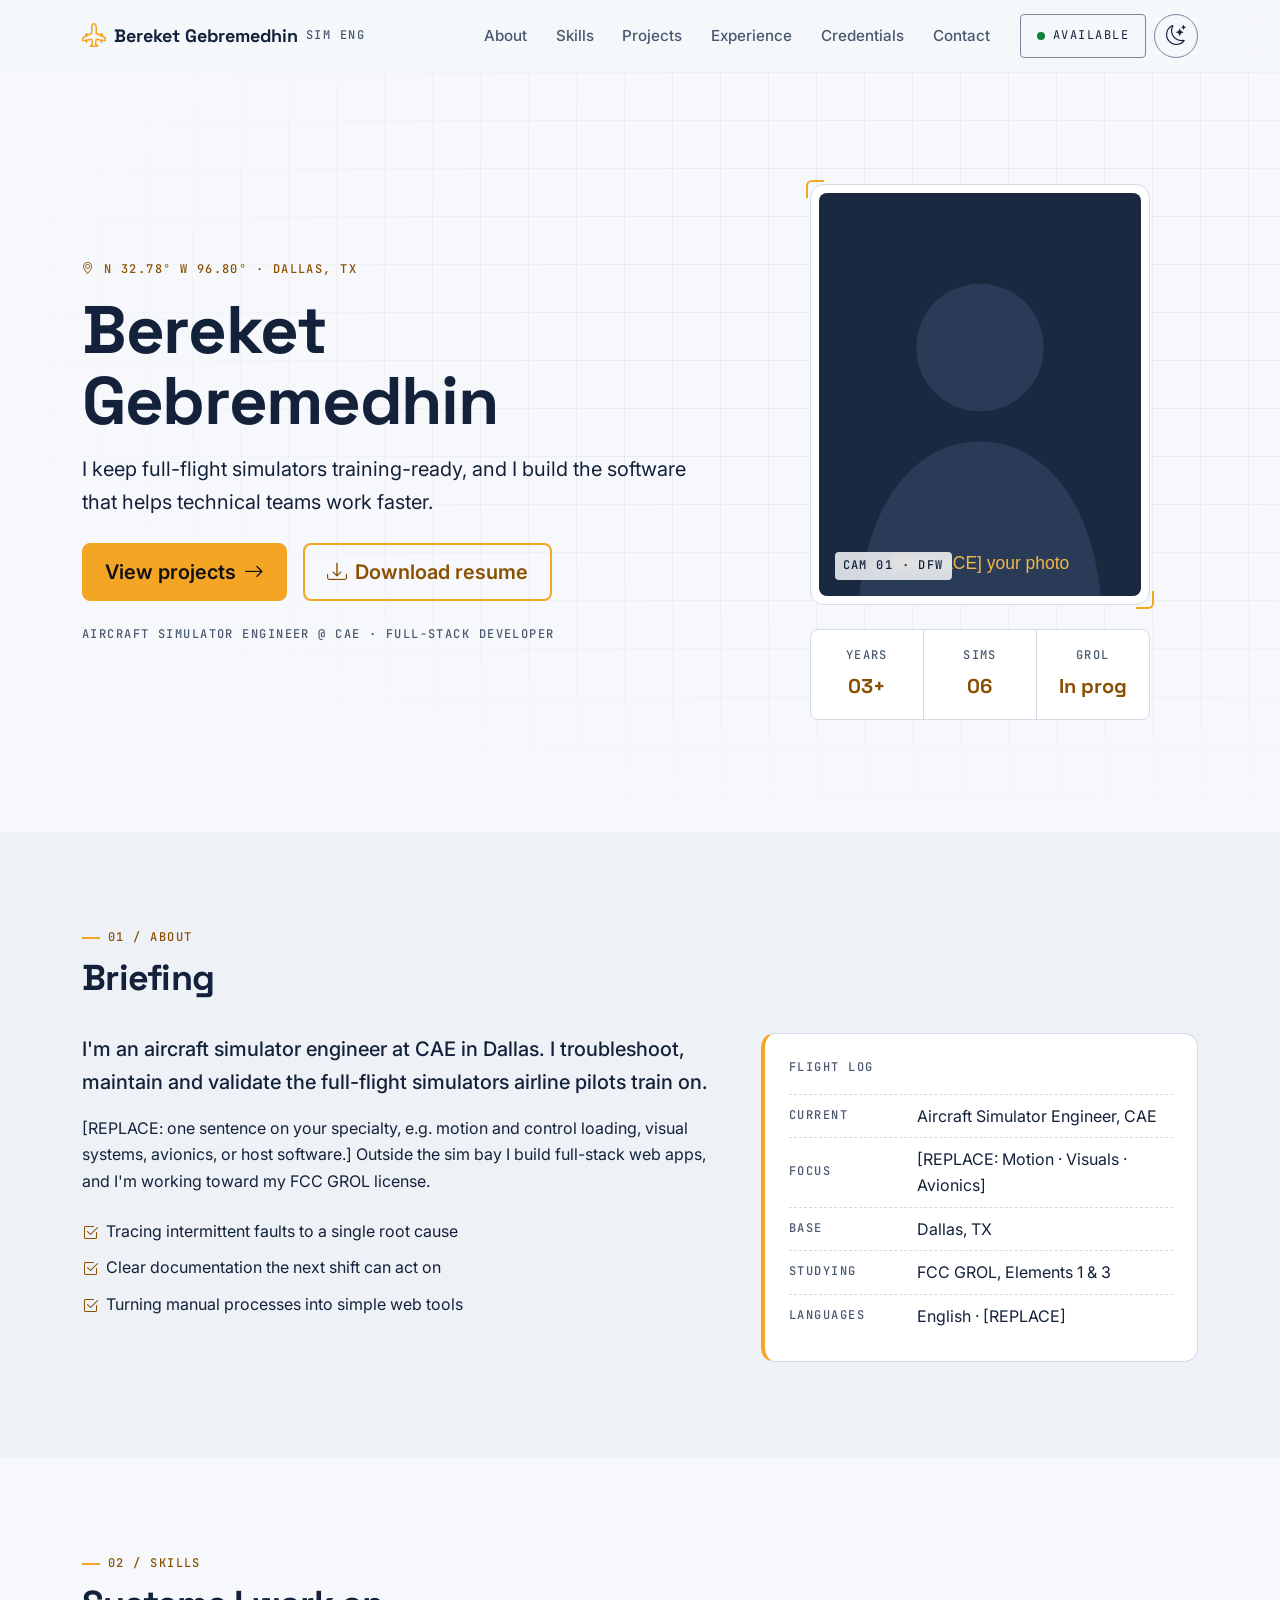
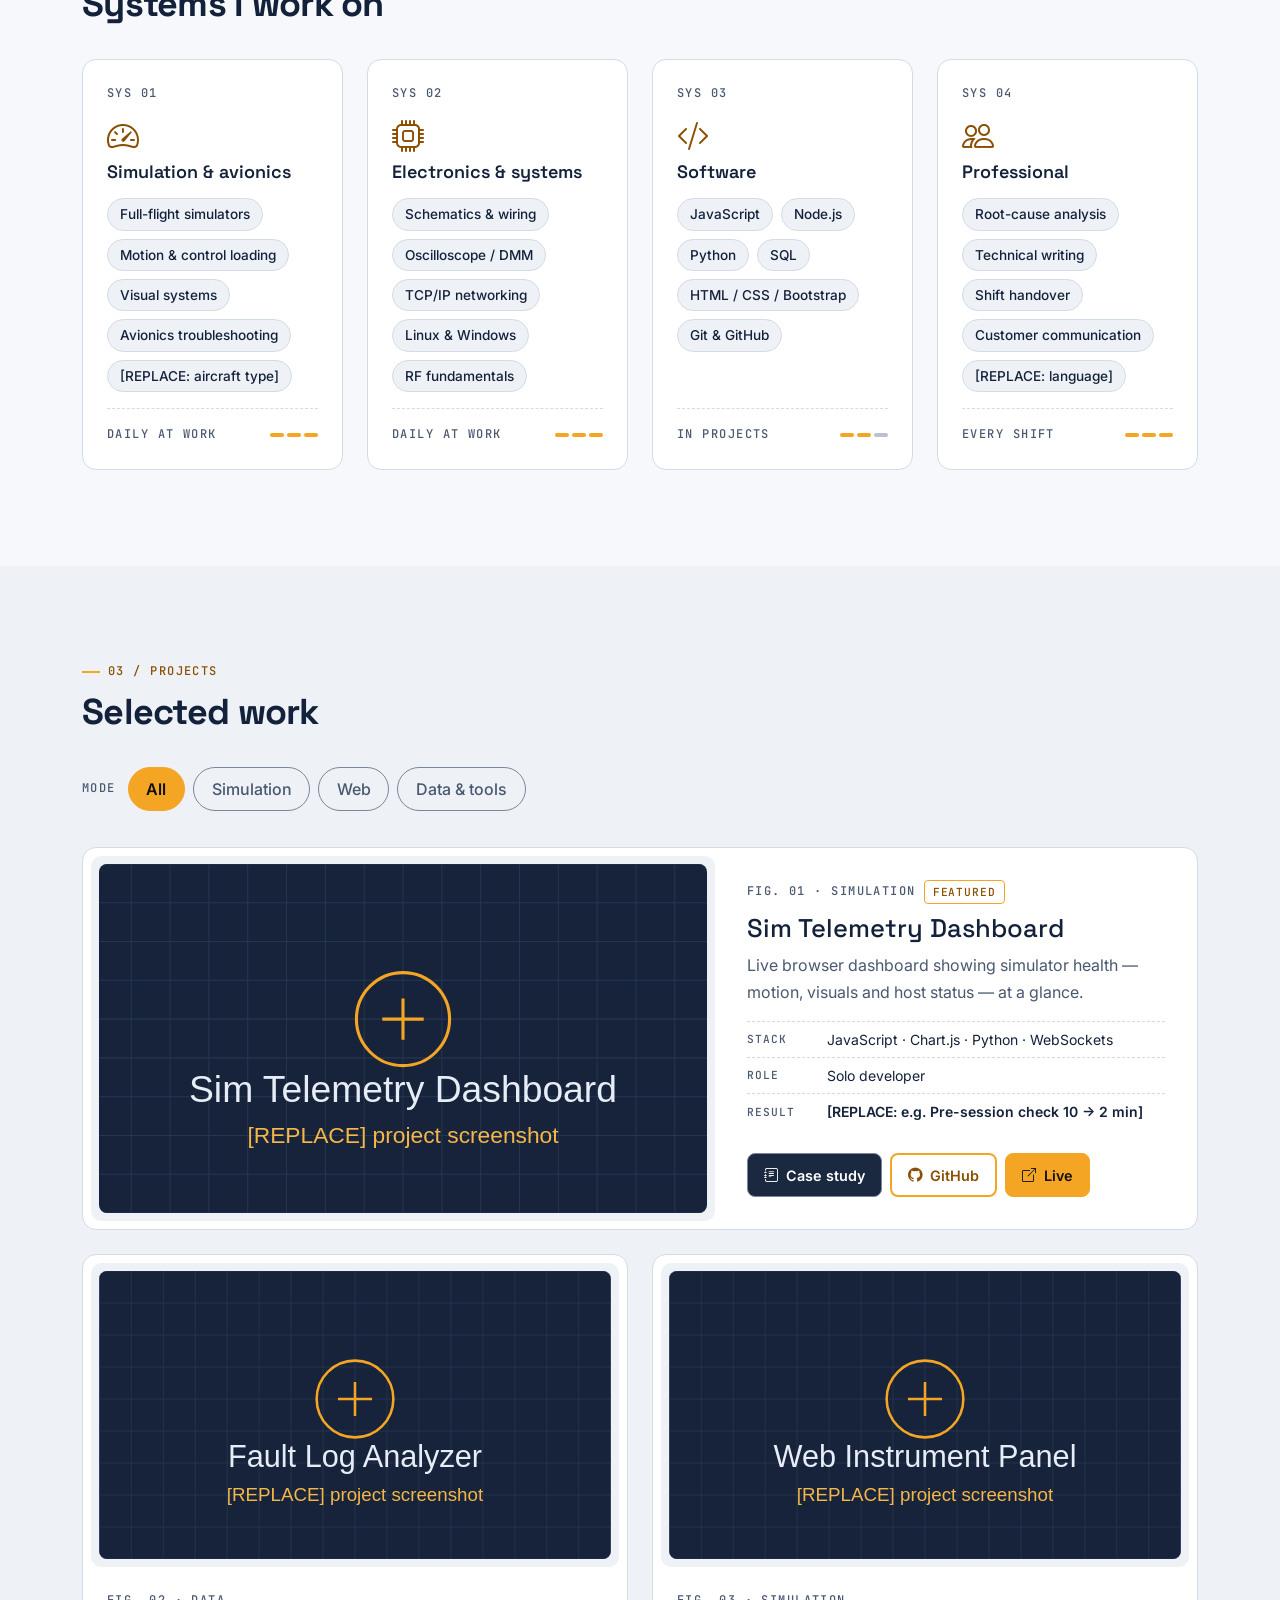
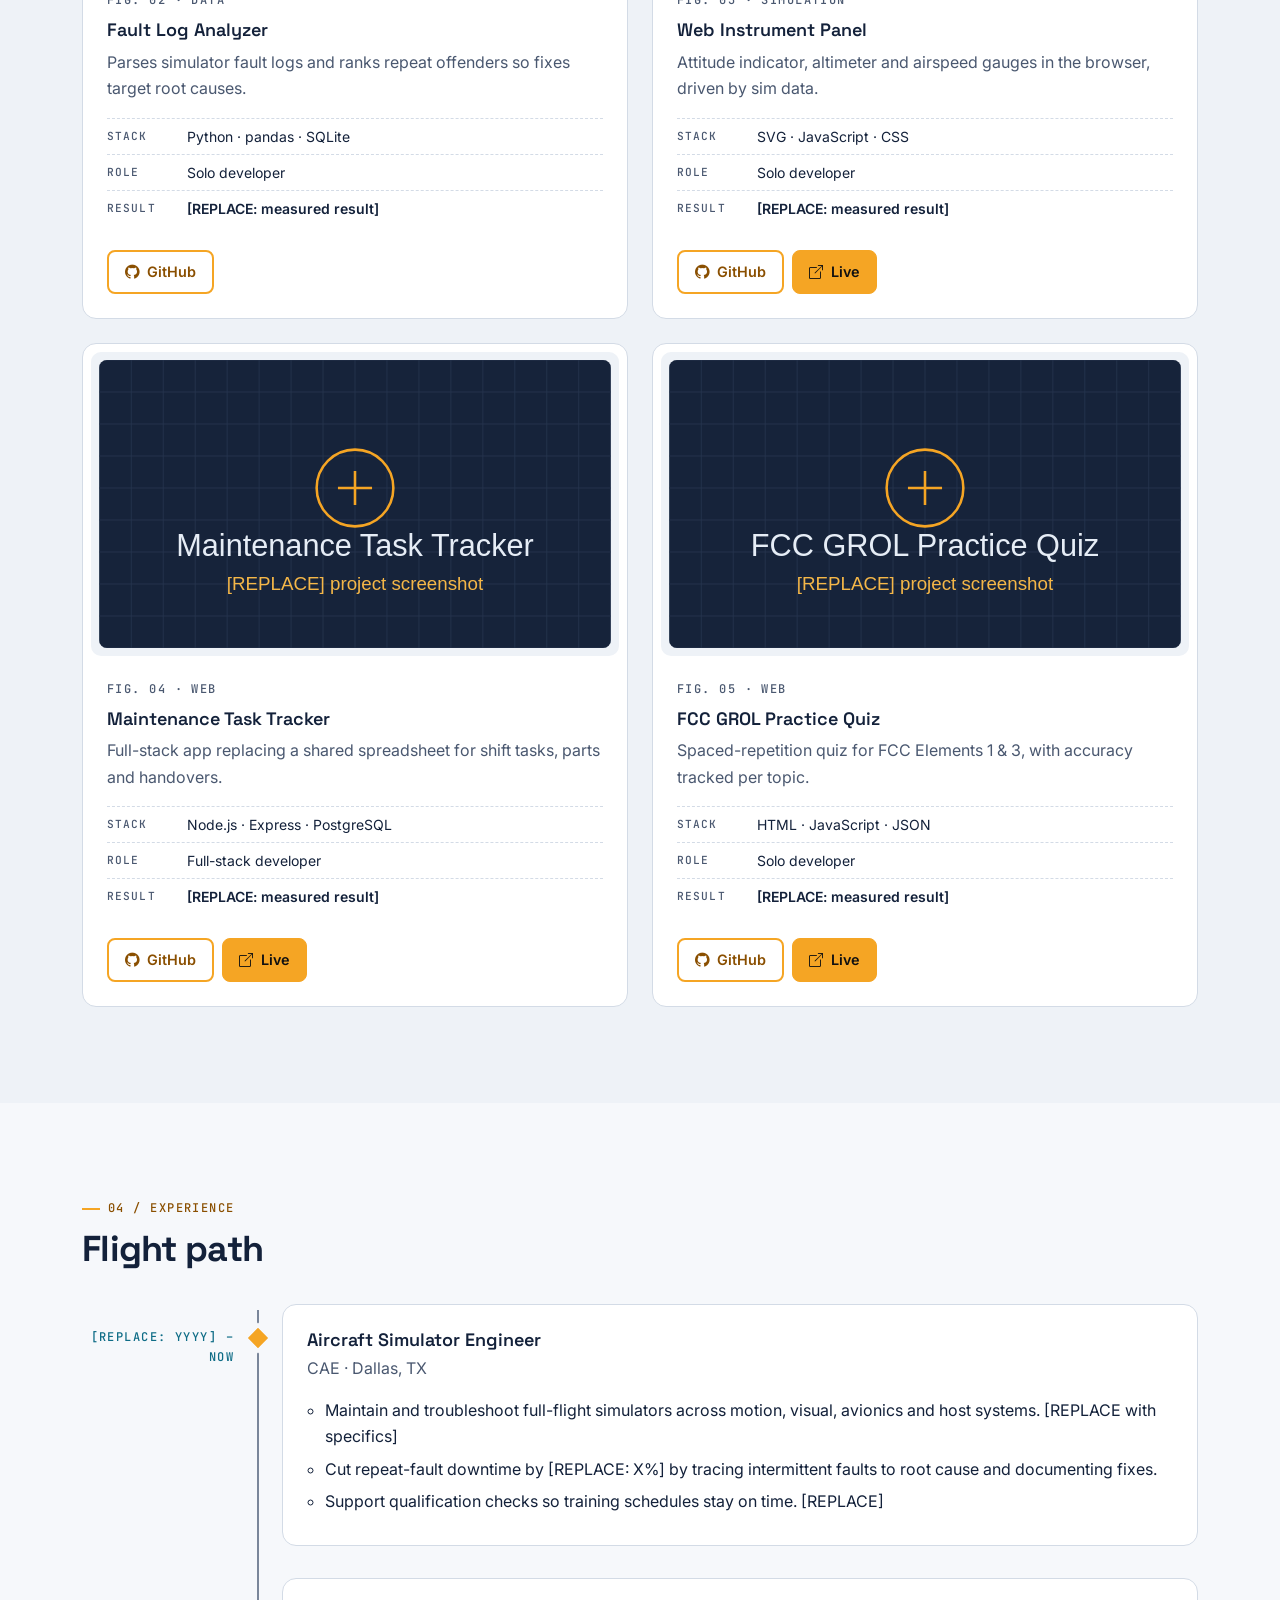
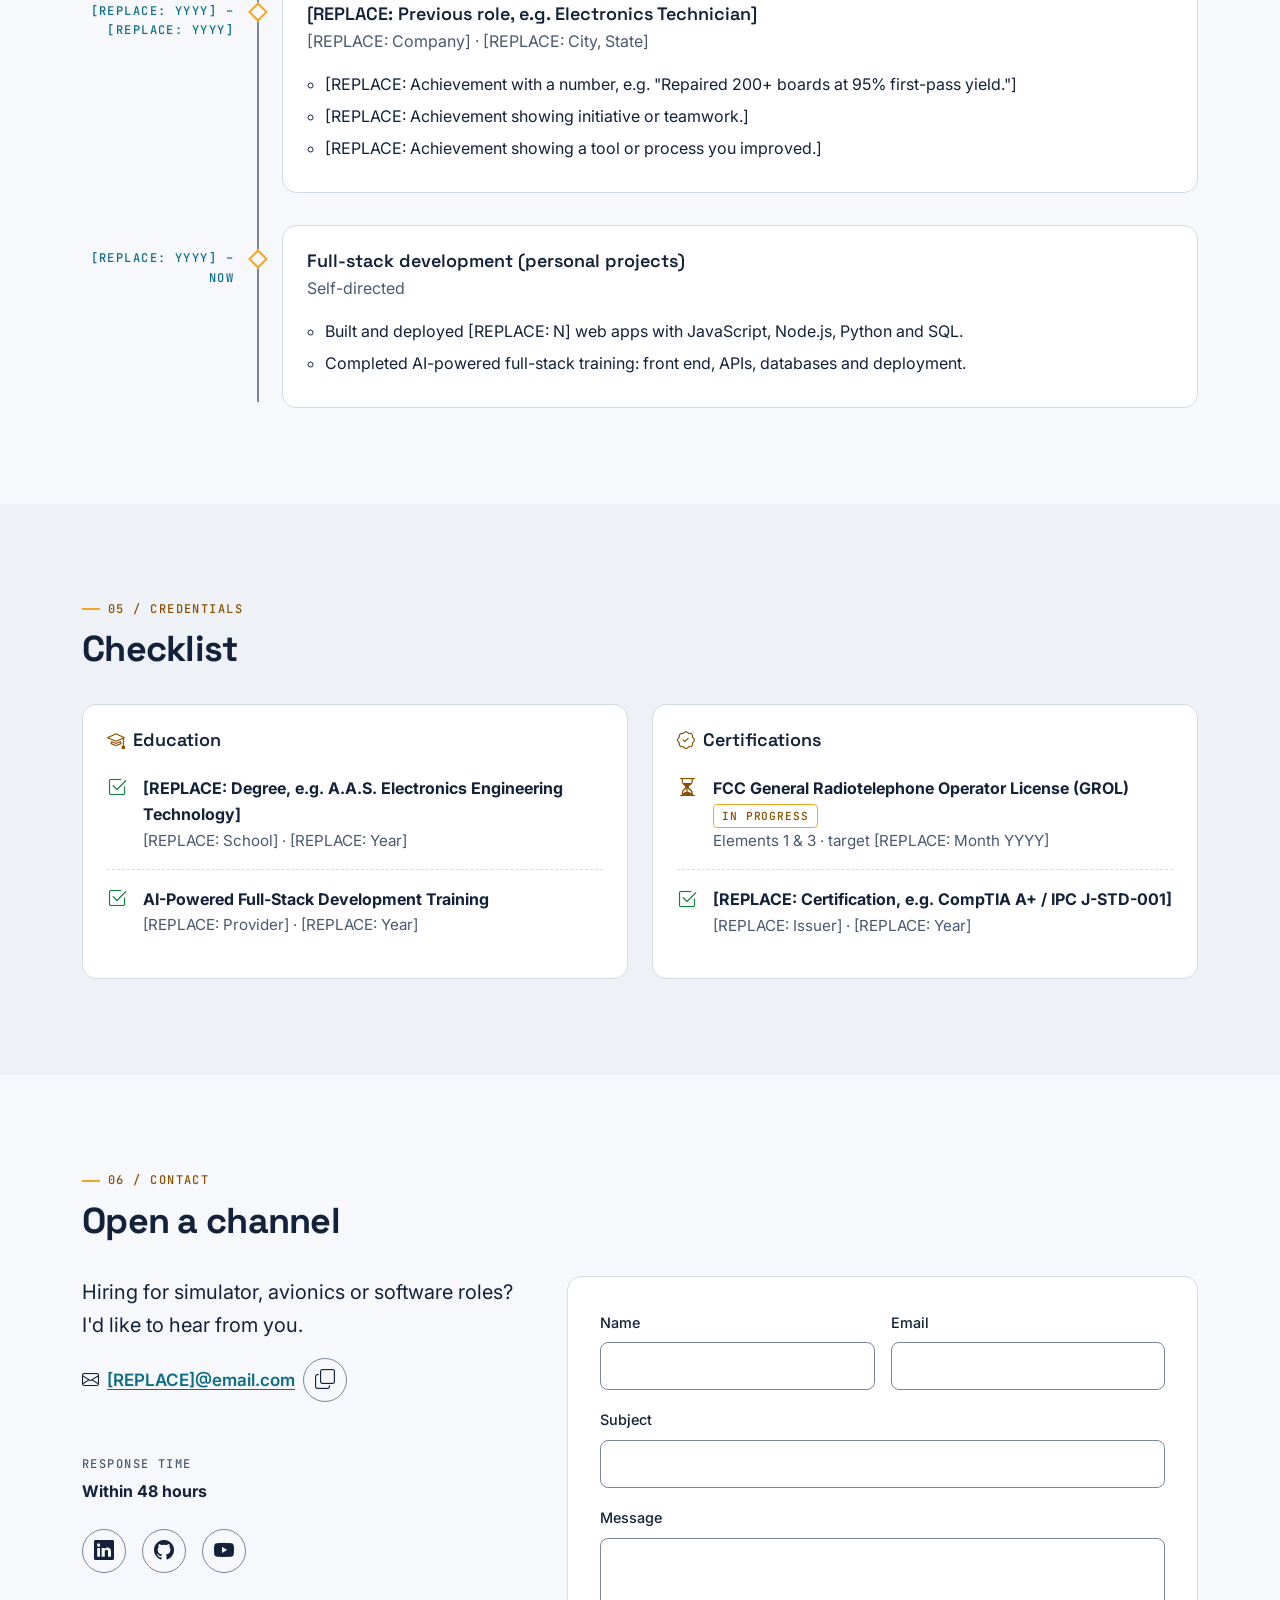
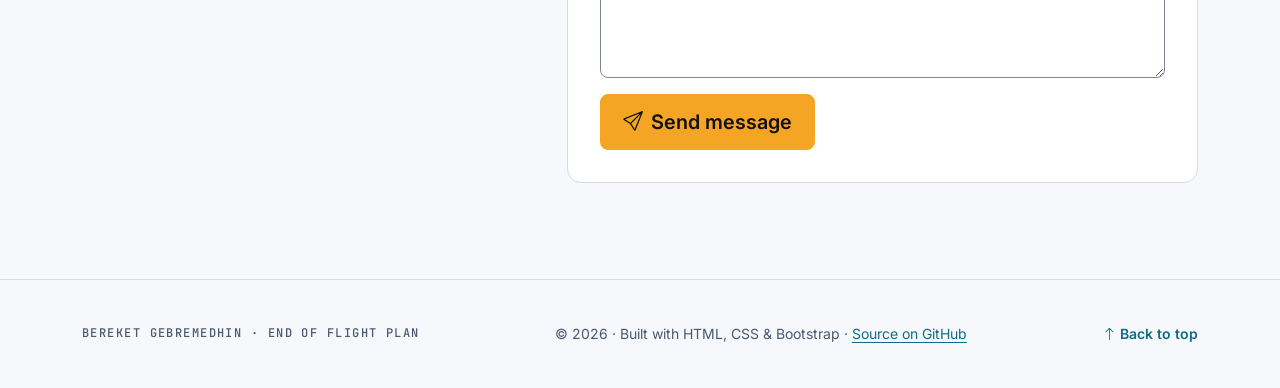
<file: index.html>
<!doctype html>
<!--
  ==========================================================================
  PERSONAL PORTFOLIO — index.html  ("Night Cockpit" design)
  --------------------------------------------------------------------------
  HTML5 + Bootstrap 5.3 (CDN) + a little vanilla JS. No build step.
  Search this file for "[REPLACE]" to find every placeholder to edit.
  Page order: Navbar → Hero → 01 About → 02 Skills → 03 Projects →
              04 Experience → 05 Credentials → 06 Contact → Footer
  Styles: css/tokens.css (colors, fonts, sizes) + css/style.css (components)
  Design reference: docs/DESIGN-SYSTEM.md
  ==========================================================================
-->
<html lang="en" data-bs-theme="dark">
  <head>
    <meta charset="utf-8" />
    <meta name="viewport" content="width=device-width, initial-scale=1" />

    <!-- ===== SEO: title + description (shown in Google results) ===== -->
    <title>Bereket Gebremedhin | Aircraft Simulator Engineer</title>
    <meta
      name="description"
      content="Bereket Gebremedhin is an aircraft simulator engineer in Dallas, TX who keeps full-flight simulators training-ready and builds web tools for technical teams."
    />
    <meta name="author" content="Bereket Gebremedhin" />
    <link
      rel="canonical"
      href="https://[REPLACE-username].github.io/portfolio/"
    />

    <!-- ===== Open Graph: the preview card on LinkedIn, Slack, etc. ===== -->
    <meta property="og:type" content="website" />
    <meta
      property="og:title"
      content="Bereket Gebremedhin | Aircraft Simulator Engineer"
    />
    <meta
      property="og:description"
      content="Flight simulator engineering meets full-stack development. Projects, experience, and contact."
    />
    <meta
      property="og:url"
      content="https://[REPLACE-username].github.io/portfolio/"
    />
    <meta
      property="og:image"
      content="https://[REPLACE-username].github.io/portfolio/assets/images/og-image.png"
    />
    <meta
      property="og:image:alt"
      content="Portfolio preview card for Bereket Gebremedhin"
    />
    <meta name="twitter:card" content="summary_large_image" />

    <!-- ===== Favicon ===== -->
    <link rel="icon" href="favicon.ico" sizes="any" />
    <link rel="icon" href="assets/images/favicon.svg" type="image/svg+xml" />

    <!-- Browser UI color on mobile (matches --c-bg in each theme) -->
    <meta
      name="theme-color"
      content="#0B1320"
      media="(prefers-color-scheme: dark)"
    />
    <meta
      name="theme-color"
      content="#F6F8FB"
      media="(prefers-color-scheme: light)"
    />

    <!--
    Apply the saved theme BEFORE anything paints (prevents a flash of the
    wrong theme). First visit: follow the operating-system setting.
  -->
    <script>
      (function () {
        var saved = null;
        try {
          saved = localStorage.getItem("theme");
        } catch (e) {}
        var prefersLight =
          window.matchMedia &&
          window.matchMedia("(prefers-color-scheme: light)").matches;
        document.documentElement.setAttribute(
          "data-bs-theme",
          saved || (prefersLight ? "light" : "dark"),
        );
        document.documentElement.classList.add("js"); // tells CSS that JS runs (enables fade-ins)
      })();
    </script>

    <!-- ===== Google Fonts: Space Grotesk (headings), Inter (body), JetBrains Mono (labels) ===== -->
    <link rel="preconnect" href="https://fonts.googleapis.com" />
    <link rel="preconnect" href="https://fonts.gstatic.com" crossorigin />
    <link
      href="https://fonts.googleapis.com/css2?family=Inter:wght@400;500;600&family=JetBrains+Mono:wght@500&family=Space+Grotesk:wght@500;700&display=swap"
      rel="stylesheet"
    />

    <!-- ===== Bootstrap 5 + Bootstrap Icons (CDN) ===== -->
    <link
      href="https://cdn.jsdelivr.net/npm/bootstrap@5.3.3/dist/css/bootstrap.min.css"
      rel="stylesheet"
    />
    <link
      href="https://cdn.jsdelivr.net/npm/bootstrap-icons@1.11.3/font/bootstrap-icons.min.css"
      rel="stylesheet"
    />

    <!-- ===== Design tokens first, then components (order matters) ===== -->
    <link href="css/tokens.css" rel="stylesheet" />
    <link href="css/style.css" rel="stylesheet" />
    <link href="css/style.css" rel="stylesheet" />
  </head>

  <!-- Bootstrap ScrollSpy highlights the navbar link of the section on screen -->
  <body
    data-bs-spy="scroll"
    data-bs-target="#mainNav"
    data-bs-root-margin="0px 0px -40%"
  >
    <!-- Skip link for keyboard and screen-reader users -->
    <a class="skip-link" href="#main">Skip to main content</a>

    <!-- =====================================================================
       NAVBAR — sticky; shrinks on scroll; amber progress line at the bottom
       ===================================================================== -->
    <header>
      <nav
        id="mainNav"
        class="navbar navbar-expand-lg sticky-top site-nav"
        aria-label="Main navigation"
      >
        <div class="container">
          <a class="navbar-brand brand" href="#home">
            <i class="bi bi-airplane-engines" aria-hidden="true"></i>
            <span class="brand-name">Bereket Gebremedhin</span>
            <span class="label-mono brand-role">Sim Eng</span>
          </a>

          <div class="d-flex align-items-center gap-2 order-lg-last">
            <!-- Availability "annunciator" (desktop). Delete it if you're not looking. -->
            <a class="annunciator d-none d-lg-inline-flex" href="#contact">
              <span class="dot" aria-hidden="true"></span> Available
            </a>
            <!-- Light / dark toggle (icon + label kept in sync by js/main.js) -->
            <button
              id="themeToggle"
              class="btn-icon"
              type="button"
              aria-label="Switch to light mode"
            >
              <i class="bi bi-sun" aria-hidden="true"></i>
            </button>
            <!-- Hamburger (below 992px) -->
            <button
              class="navbar-toggler"
              type="button"
              data-bs-toggle="collapse"
              data-bs-target="#navLinks"
              aria-controls="navLinks"
              aria-expanded="false"
              aria-label="Toggle navigation menu"
            >
              <span class="navbar-toggler-icon"></span>
            </button>
          </div>

          <div class="collapse navbar-collapse" id="navLinks">
            <ul class="navbar-nav ms-auto me-lg-3">
              <li class="nav-item">
                <a class="nav-link" href="#about">About</a>
              </li>
              <li class="nav-item">
                <a class="nav-link" href="#skills">Skills</a>
              </li>
              <li class="nav-item">
                <a class="nav-link" href="#projects">Projects</a>
              </li>
              <li class="nav-item">
                <a class="nav-link" href="#experience">Experience</a>
              </li>
              <li class="nav-item">
                <a class="nav-link" href="#education">Credentials</a>
              </li>
              <li class="nav-item">
                <a class="nav-link" href="#contact">Contact</a>
              </li>
            </ul>
            <!-- Mobile version of the annunciator: a full-width button -->
            <a
              class="btn btn-secondary w-100 mt-2 d-lg-none justify-content-center"
              href="#contact"
            >
              <span class="annunciator-dot-inline" aria-hidden="true">●</span>
              Available · Contact me
            </a>
          </div>
        </div>
        <div class="nav-progress" aria-hidden="true"></div>
      </nav>
    </header>

    <main id="main">
      <!-- =====================================================================
         HERO — name, value statement, CTAs; portrait in a "display bezel"
         ===================================================================== -->
      <section id="home" class="hero" aria-labelledby="hero-title">
        <div class="container">
          <div class="row align-items-center g-5">
            <div class="col-lg-7 reveal">
              <p class="label-mono text-primary-ink mb-3">
                <i class="bi bi-geo-alt" aria-hidden="true"></i>
                N 32.78° W 96.80° · Dallas, TX
              </p>
              <h1 id="hero-title" class="hero-name">
                Bereket<br />Gebremedhin
              </h1>
              <p class="hero-statement">
                I keep full-flight simulators training-ready, and I build the
                software that helps technical teams work faster.
              </p>
              <div class="d-flex flex-wrap gap-3 hero-actions">
                <a href="#projects" class="btn btn-primary btn-lg">
                  View projects
                  <i class="bi bi-arrow-right" aria-hidden="true"></i>
                </a>
                <!-- [REPLACE] Put your real resume at this path, or change the href -->
                <a
                  href="assets/resume/Bereket-Gebremedhin-Resume.pdf"
                  class="btn btn-outline-primary btn-lg"
                  download
                >
                  <i class="bi bi-download" aria-hidden="true"></i> Download
                  resume
                </a>
              </div>
              <p class="hero-role label-mono">
                Aircraft Simulator Engineer @ CAE · Full-Stack Developer
              </p>
            </div>

            <div class="col-lg-5 reveal">
              <div class="bezel">
                <!-- [REPLACE] Your portrait: 4:5 ratio (e.g. 800x1000), .webp or .jpg. Not lazy: it's above the fold. -->
                <img
                  src="assets/images/profile.svg"
                  width="480"
                  height="600"
                  alt="Portrait of Bereket Gebremedhin"
                />
                <span class="bezel-tag label-mono" aria-hidden="true"
                  >CAM 01 · DFW</span
                >
              </div>
              <!-- Readouts: three real numbers recruiters scan for -->
              <dl class="readouts">
                <div>
                  <dt class="label-mono">Years</dt>
                  <dd>03+</dd>
                  <!-- [REPLACE] years -->
                </div>
                <div>
                  <dt class="label-mono">Sims</dt>
                  <dd>06</dd>
                  <!-- [REPLACE] simulators supported -->
                </div>
                <div>
                  <dt class="label-mono">GROL</dt>
                  <dd>In prog</dd>
                </div>
              </dl>
            </div>
          </div>
        </div>
      </section>

      <!-- =====================================================================
         01 / ABOUT — bio + "flight log" key facts
         ===================================================================== -->
      <section
        id="about"
        class="section section-alt"
        aria-labelledby="about-title"
      >
        <div class="container">
          <p class="waypoint-label label-mono reveal">01 / About</p>
          <h2 id="about-title" class="section-title reveal">Briefing</h2>
          <div class="row g-4 g-lg-5">
            <div class="col-lg-7 reveal">
              <!-- [REPLACE] Your bio: 2–3 short paragraphs -->
              <p class="about-lede">
                I'm an aircraft simulator engineer at CAE in Dallas. I
                troubleshoot, maintain and validate the full-flight simulators
                airline pilots train on.
              </p>
              <p>
                [REPLACE: one sentence on your specialty, e.g. motion and
                control loading, visual systems, avionics, or host software.]
                Outside the sim bay I build full-stack web apps, and I'm working
                toward my FCC GROL license.
              </p>
              <ul class="check-list">
                <li>
                  <i class="bi bi-check2-square" aria-hidden="true"></i> Tracing
                  intermittent faults to a single root cause
                </li>
                <li>
                  <i class="bi bi-check2-square" aria-hidden="true"></i> Clear
                  documentation the next shift can act on
                </li>
                <li>
                  <i class="bi bi-check2-square" aria-hidden="true"></i> Turning
                  manual processes into simple web tools
                </li>
              </ul>
            </div>
            <div class="col-lg-5 reveal">
              <div class="flight-log">
                <p class="label-mono mb-0">Flight log</p>
                <dl>
                  <div>
                    <dt class="label-mono">Current</dt>
                    <dd>Aircraft Simulator Engineer, CAE</dd>
                  </div>
                  <div>
                    <dt class="label-mono">Focus</dt>
                    <dd>[REPLACE: Motion · Visuals · Avionics]</dd>
                  </div>
                  <div>
                    <dt class="label-mono">Base</dt>
                    <dd>Dallas, TX</dd>
                  </div>
                  <div>
                    <dt class="label-mono">Studying</dt>
                    <dd>FCC GROL, Elements 1 &amp; 3</dd>
                  </div>
                  <div>
                    <dt class="label-mono">Languages</dt>
                    <dd>English · [REPLACE]</dd>
                  </div>
                </dl>
              </div>
            </div>
          </div>
        </div>
      </section>

      <!-- =====================================================================
         02 / SKILLS — grouped like aircraft systems (SYS 01–04)
         Edit badges inside each .badge-list; edit the usage line under each.
         ===================================================================== -->
      <section id="skills" class="section" aria-labelledby="skills-title">
        <div class="container">
          <p class="waypoint-label label-mono reveal">02 / Skills</p>
          <h2 id="skills-title" class="section-title reveal">
            Systems I work on
          </h2>
          <div class="row g-4 stagger">
            <div class="col-12 col-md-6 col-xl-3 reveal">
              <div class="card skill-card h-100">
                <div class="card-body d-flex flex-column">
                  <span class="label-mono sys-label">SYS 01</span>
                  <i
                    class="bi bi-speedometer2 skill-icon"
                    aria-hidden="true"
                  ></i>
                  <h3 class="h5">Simulation &amp; avionics</h3>
                  <ul
                    class="badge-list"
                    aria-label="Simulation and avionics skills"
                  >
                    <li>Full-flight simulators</li>
                    <li>Motion &amp; control loading</li>
                    <li>Visual systems</li>
                    <li>Avionics troubleshooting</li>
                    <li>[REPLACE: aircraft type]</li>
                  </ul>
                  <p class="skill-usage label-mono mb-0">
                    <span>Daily at work</span
                    ><span
                      class="meter"
                      role="img"
                      aria-label="Daily at work: 3 of 3"
                      ><i class="on"></i><i class="on"></i><i class="on"></i
                    ></span>
                  </p>
                </div>
              </div>
            </div>

            <div class="col-12 col-md-6 col-xl-3 reveal">
              <div class="card skill-card h-100">
                <div class="card-body d-flex flex-column">
                  <span class="label-mono sys-label">SYS 02</span>
                  <i class="bi bi-cpu skill-icon" aria-hidden="true"></i>
                  <h3 class="h5">Electronics &amp; systems</h3>
                  <ul
                    class="badge-list"
                    aria-label="Electronics and systems skills"
                  >
                    <li>Schematics &amp; wiring</li>
                    <li>Oscilloscope / DMM</li>
                    <li>TCP/IP networking</li>
                    <li>Linux &amp; Windows</li>
                    <li>RF fundamentals</li>
                  </ul>
                  <p class="skill-usage label-mono mb-0">
                    <span>Daily at work</span
                    ><span
                      class="meter"
                      role="img"
                      aria-label="Daily at work: 3 of 3"
                      ><i class="on"></i><i class="on"></i><i class="on"></i
                    ></span>
                  </p>
                </div>
              </div>
            </div>

            <div class="col-12 col-md-6 col-xl-3 reveal">
              <div class="card skill-card h-100">
                <div class="card-body d-flex flex-column">
                  <span class="label-mono sys-label">SYS 03</span>
                  <i class="bi bi-code-slash skill-icon" aria-hidden="true"></i>
                  <h3 class="h5">Software</h3>
                  <ul class="badge-list" aria-label="Software skills">
                    <li>JavaScript</li>
                    <li>Node.js</li>
                    <li>Python</li>
                    <li>SQL</li>
                    <li>HTML / CSS / Bootstrap</li>
                    <li>Git &amp; GitHub</li>
                  </ul>
                  <p class="skill-usage label-mono mb-0">
                    <span>In projects</span
                    ><span
                      class="meter"
                      role="img"
                      aria-label="In projects: 2 of 3"
                      ><i class="on"></i><i class="on"></i><i></i
                    ></span>
                  </p>
                </div>
              </div>
            </div>

            <div class="col-12 col-md-6 col-xl-3 reveal">
              <div class="card skill-card h-100">
                <div class="card-body d-flex flex-column">
                  <span class="label-mono sys-label">SYS 04</span>
                  <i class="bi bi-people skill-icon" aria-hidden="true"></i>
                  <h3 class="h5">Professional</h3>
                  <ul class="badge-list" aria-label="Professional skills">
                    <li>Root-cause analysis</li>
                    <li>Technical writing</li>
                    <li>Shift handover</li>
                    <li>Customer communication</li>
                    <li>[REPLACE: language]</li>
                  </ul>
                  <p class="skill-usage label-mono mb-0">
                    <span>Every shift</span
                    ><span
                      class="meter"
                      role="img"
                      aria-label="Every shift: 3 of 3"
                      ><i class="on"></i><i class="on"></i><i class="on"></i
                    ></span>
                  </p>
                </div>
              </div>
            </div>
          </div>
        </div>
      </section>

      <!-- =====================================================================
         03 / PROJECTS — featured card (full width, horizontal on large screens) + a 2 × 2 grid
         To add a project: copy a <div class="... project-item"> block.
         data-category words must match the filter buttons (simulation, web, data).
         ===================================================================== -->
      <section
        id="projects"
        class="section section-alt"
        aria-labelledby="projects-title"
      >
        <div class="container">
          <p class="waypoint-label label-mono reveal">03 / Projects</p>
          <h2 id="projects-title" class="section-title reveal">
            Selected work
          </h2>

          <div
            class="filter-bar reveal"
            role="group"
            aria-label="Filter projects by category"
          >
            <span class="label-mono" aria-hidden="true">Mode</span>
            <button
              type="button"
              class="btn-filter"
              data-filter="all"
              aria-pressed="true"
            >
              All
            </button>
            <button
              type="button"
              class="btn-filter"
              data-filter="simulation"
              aria-pressed="false"
            >
              Simulation
            </button>
            <button
              type="button"
              class="btn-filter"
              data-filter="web"
              aria-pressed="false"
            >
              Web
            </button>
            <button
              type="button"
              class="btn-filter"
              data-filter="data"
              aria-pressed="false"
            >
              Data &amp; tools
            </button>
          </div>
          <p id="filterStatus" class="visually-hidden" aria-live="polite"></p>

          <div class="row g-4" id="projectGrid">
            <!-- Project 1 (FEATURED: full width, image left on large screens) -->
            <div
              class="col-12 project-item reveal"
              data-category="simulation web"
            >
              <article class="card project-card project-card--featured h-100">
                <div class="project-media">
                  <!-- [REPLACE] screenshot 1200x675 (16:9), .webp -->
                  <img
                    src="assets/images/project-1.svg"
                    loading="lazy"
                    width="1200"
                    height="675"
                    alt="Placeholder screenshot for the Sim Telemetry Dashboard"
                  />
                </div>
                <div class="card-body d-flex flex-column">
                  <p class="fig label-mono">
                    Fig. 01 · Simulation <span class="chip">Featured</span>
                  </p>
                  <h3 class="h4 card-title">Sim Telemetry Dashboard</h3>
                  <p class="card-text">
                    Live browser dashboard showing simulator health — motion,
                    visuals and host status — at a glance.
                  </p>
                  <dl class="spec">
                    <div>
                      <dt>Stack</dt>
                      <dd>JavaScript · Chart.js · Python · WebSockets</dd>
                    </div>
                    <div>
                      <dt>Role</dt>
                      <dd>Solo developer</dd>
                    </div>
                    <div class="result">
                      <dt>Result</dt>
                      <dd>[REPLACE: e.g. Pre-session check 10 → 2 min]</dd>
                    </div>
                  </dl>
                  <div class="card-actions">
                    <a
                      href="https://github.com/[REPLACE-username]/portfolio/blob/main/docs/PROJECT-CASE-STUDIES.md#1-sim-telemetry-dashboard"
                      class="btn btn-secondary"
                      target="_blank"
                      rel="noopener"
                      aria-label="Sim Telemetry Dashboard case study (opens in new tab)"
                      ><i class="bi bi-journal-text" aria-hidden="true"></i>
                      Case study</a
                    >
                    <a
                      href="https://github.com/[REPLACE-username]/sim-telemetry-dashboard"
                      class="btn btn-outline-primary"
                      target="_blank"
                      rel="noopener"
                      aria-label="Sim Telemetry Dashboard source code on GitHub (opens in new tab)"
                      ><i class="bi bi-github" aria-hidden="true"></i> GitHub</a
                    >
                    <a
                      href="https://[REPLACE-demo-link]"
                      class="btn btn-primary"
                      target="_blank"
                      rel="noopener"
                      aria-label="Sim Telemetry Dashboard live demo (opens in new tab)"
                      ><i
                        class="bi bi-box-arrow-up-right"
                        aria-hidden="true"
                      ></i>
                      Live</a
                    >
                  </div>
                </div>
              </article>
            </div>

            <!-- Project 2 -->
            <div
              class="col-12 col-md-6 project-item reveal"
              data-category="data simulation"
            >
              <article class="card project-card h-100">
                <div class="project-media">
                  <img
                    src="assets/images/project-2.svg"
                    loading="lazy"
                    width="1200"
                    height="675"
                    alt="Placeholder screenshot for the Fault Log Analyzer"
                  />
                </div>
                <div class="card-body d-flex flex-column">
                  <p class="fig label-mono">Fig. 02 · Data</p>
                  <h3 class="h5 card-title">Fault Log Analyzer</h3>
                  <p class="card-text">
                    Parses simulator fault logs and ranks repeat offenders so
                    fixes target root causes.
                  </p>
                  <dl class="spec">
                    <div>
                      <dt>Stack</dt>
                      <dd>Python · pandas · SQLite</dd>
                    </div>
                    <div>
                      <dt>Role</dt>
                      <dd>Solo developer</dd>
                    </div>
                    <div class="result">
                      <dt>Result</dt>
                      <dd>[REPLACE: measured result]</dd>
                    </div>
                  </dl>
                  <div class="card-actions">
                    <a
                      href="https://github.com/[REPLACE-username]/fault-log-analyzer"
                      class="btn btn-outline-primary"
                      target="_blank"
                      rel="noopener"
                      aria-label="Fault Log Analyzer source code on GitHub (opens in new tab)"
                      ><i class="bi bi-github" aria-hidden="true"></i> GitHub</a
                    >
                  </div>
                </div>
              </article>
            </div>

            <!-- Project 3 -->
            <div
              class="col-12 col-md-6 project-item reveal"
              data-category="simulation web"
            >
              <article class="card project-card h-100">
                <div class="project-media">
                  <img
                    src="assets/images/project-3.svg"
                    loading="lazy"
                    width="1200"
                    height="675"
                    alt="Placeholder screenshot for the Web Instrument Panel"
                  />
                </div>
                <div class="card-body d-flex flex-column">
                  <p class="fig label-mono">Fig. 03 · Simulation</p>
                  <h3 class="h5 card-title">Web Instrument Panel</h3>
                  <p class="card-text">
                    Attitude indicator, altimeter and airspeed gauges in the
                    browser, driven by sim data.
                  </p>
                  <dl class="spec">
                    <div>
                      <dt>Stack</dt>
                      <dd>SVG · JavaScript · CSS</dd>
                    </div>
                    <div>
                      <dt>Role</dt>
                      <dd>Solo developer</dd>
                    </div>
                    <div class="result">
                      <dt>Result</dt>
                      <dd>[REPLACE: measured result]</dd>
                    </div>
                  </dl>
                  <div class="card-actions">
                    <a
                      href="https://github.com/[REPLACE-username]/web-instrument-panel"
                      class="btn btn-outline-primary"
                      target="_blank"
                      rel="noopener"
                      aria-label="Web Instrument Panel source code on GitHub (opens in new tab)"
                      ><i class="bi bi-github" aria-hidden="true"></i> GitHub</a
                    >
                    <a
                      href="https://[REPLACE-demo-link]"
                      class="btn btn-primary"
                      target="_blank"
                      rel="noopener"
                      aria-label="Web Instrument Panel live demo (opens in new tab)"
                      ><i
                        class="bi bi-box-arrow-up-right"
                        aria-hidden="true"
                      ></i>
                      Live</a
                    >
                  </div>
                </div>
              </article>
            </div>

            <!-- Project 4 -->
            <div
              class="col-12 col-md-6 project-item reveal"
              data-category="web data"
            >
              <article class="card project-card h-100">
                <div class="project-media">
                  <img
                    src="assets/images/project-4.svg"
                    loading="lazy"
                    width="1200"
                    height="675"
                    alt="Placeholder screenshot for the Maintenance Task Tracker"
                  />
                </div>
                <div class="card-body d-flex flex-column">
                  <p class="fig label-mono">Fig. 04 · Web</p>
                  <h3 class="h5 card-title">Maintenance Task Tracker</h3>
                  <p class="card-text">
                    Full-stack app replacing a shared spreadsheet for shift
                    tasks, parts and handovers.
                  </p>
                  <dl class="spec">
                    <div>
                      <dt>Stack</dt>
                      <dd>Node.js · Express · PostgreSQL</dd>
                    </div>
                    <div>
                      <dt>Role</dt>
                      <dd>Full-stack developer</dd>
                    </div>
                    <div class="result">
                      <dt>Result</dt>
                      <dd>[REPLACE: measured result]</dd>
                    </div>
                  </dl>
                  <div class="card-actions">
                    <a
                      href="https://github.com/[REPLACE-username]/maintenance-tracker"
                      class="btn btn-outline-primary"
                      target="_blank"
                      rel="noopener"
                      aria-label="Maintenance Task Tracker source code on GitHub (opens in new tab)"
                      ><i class="bi bi-github" aria-hidden="true"></i> GitHub</a
                    >
                    <a
                      href="https://[REPLACE-demo-link]"
                      class="btn btn-primary"
                      target="_blank"
                      rel="noopener"
                      aria-label="Maintenance Task Tracker live demo (opens in new tab)"
                      ><i
                        class="bi bi-box-arrow-up-right"
                        aria-hidden="true"
                      ></i>
                      Live</a
                    >
                  </div>
                </div>
              </article>
            </div>

            <!-- Project 5 -->
            <div
              class="col-12 col-md-6 project-item reveal"
              data-category="web"
            >
              <article class="card project-card h-100">
                <div class="project-media">
                  <img
                    src="assets/images/project-5.svg"
                    loading="lazy"
                    width="1200"
                    height="675"
                    alt="Placeholder screenshot for the FCC GROL Practice Quiz"
                  />
                </div>
                <div class="card-body d-flex flex-column">
                  <p class="fig label-mono">Fig. 05 · Web</p>
                  <h3 class="h5 card-title">FCC GROL Practice Quiz</h3>
                  <p class="card-text">
                    Spaced-repetition quiz for FCC Elements 1 &amp; 3, with
                    accuracy tracked per topic.
                  </p>
                  <dl class="spec">
                    <div>
                      <dt>Stack</dt>
                      <dd>HTML · JavaScript · JSON</dd>
                    </div>
                    <div>
                      <dt>Role</dt>
                      <dd>Solo developer</dd>
                    </div>
                    <div class="result">
                      <dt>Result</dt>
                      <dd>[REPLACE: measured result]</dd>
                    </div>
                  </dl>
                  <div class="card-actions">
                    <a
                      href="https://github.com/[REPLACE-username]/grol-quiz"
                      class="btn btn-outline-primary"
                      target="_blank"
                      rel="noopener"
                      aria-label="FCC GROL Practice Quiz source code on GitHub (opens in new tab)"
                      ><i class="bi bi-github" aria-hidden="true"></i> GitHub</a
                    >
                    <a
                      href="https://[REPLACE-demo-link]"
                      class="btn btn-primary"
                      target="_blank"
                      rel="noopener"
                      aria-label="FCC GROL Practice Quiz live demo (opens in new tab)"
                      ><i
                        class="bi bi-box-arrow-up-right"
                        aria-hidden="true"
                      ></i>
                      Live</a
                    >
                  </div>
                </div>
              </article>
            </div>
          </div>
        </div>
      </section>

      <!-- =====================================================================
         04 / EXPERIENCE — "flight path" timeline, newest first.
         The current job has class "is-current" (filled amber waypoint).
         ===================================================================== -->
      <section
        id="experience"
        class="section"
        aria-labelledby="experience-title"
      >
        <div class="container">
          <p class="waypoint-label label-mono reveal">04 / Experience</p>
          <h2 id="experience-title" class="section-title reveal">
            Flight path
          </h2>

          <ol class="route">
            <li class="route-item is-current reveal">
              <p class="route-date label-mono">[REPLACE: YYYY] – Now</p>
              <span class="waypoint" aria-hidden="true"></span>
              <div class="route-card">
                <h3 class="h5">Aircraft Simulator Engineer</h3>
                <p class="route-org">CAE · Dallas, TX</p>
                <ul>
                  <li>
                    Maintain and troubleshoot full-flight simulators across
                    motion, visual, avionics and host systems. [REPLACE with
                    specifics]
                  </li>
                  <li>
                    Cut repeat-fault downtime by [REPLACE: X%] by tracing
                    intermittent faults to root cause and documenting fixes.
                  </li>
                  <li>
                    Support qualification checks so training schedules stay on
                    time. [REPLACE]
                  </li>
                </ul>
              </div>
            </li>

            <li class="route-item reveal">
              <p class="route-date label-mono">
                [REPLACE: YYYY] – [REPLACE: YYYY]
              </p>
              <span class="waypoint" aria-hidden="true"></span>
              <div class="route-card">
                <h3 class="h5">
                  [REPLACE: Previous role, e.g. Electronics Technician]
                </h3>
                <p class="route-org">
                  [REPLACE: Company] · [REPLACE: City, State]
                </p>
                <ul>
                  <li>
                    [REPLACE: Achievement with a number, e.g. "Repaired 200+
                    boards at 95% first-pass yield."]
                  </li>
                  <li>
                    [REPLACE: Achievement showing initiative or teamwork.]
                  </li>
                  <li>
                    [REPLACE: Achievement showing a tool or process you
                    improved.]
                  </li>
                </ul>
              </div>
            </li>

            <li class="route-item reveal">
              <p class="route-date label-mono">[REPLACE: YYYY] – Now</p>
              <span class="waypoint" aria-hidden="true"></span>
              <div class="route-card">
                <h3 class="h5">Full-stack development (personal projects)</h3>
                <p class="route-org">Self-directed</p>
                <ul>
                  <li>
                    Built and deployed [REPLACE: N] web apps with JavaScript,
                    Node.js, Python and SQL.
                  </li>
                  <li>
                    Completed AI-powered full-stack training: front end, APIs,
                    databases and deployment.
                  </li>
                </ul>
              </div>
            </li>
          </ol>
        </div>
      </section>

      <!-- =====================================================================
         05 / CREDENTIALS — pre-flight checklist.
         Done item: <li class="done"> with bi-check2-square.
         In progress: <li class="pending"> with bi-hourglass-split + chip.
         ===================================================================== -->
      <section
        id="education"
        class="section section-alt"
        aria-labelledby="education-title"
      >
        <div class="container">
          <p class="waypoint-label label-mono reveal">05 / Credentials</p>
          <h2 id="education-title" class="section-title reveal">Checklist</h2>
          <div class="row g-4">
            <div class="col-12 col-md-6 reveal">
              <div class="card cred-card h-100">
                <div class="card-body">
                  <h3 class="h5">
                    <i class="bi bi-mortarboard" aria-hidden="true"></i>
                    Education
                  </h3>
                  <ul class="checklist">
                    <li class="done">
                      <i class="bi bi-check2-square" aria-hidden="true"></i>
                      <div>
                        <strong
                          >[REPLACE: Degree, e.g. A.A.S. Electronics Engineering
                          Technology]</strong
                        >
                        <span class="meta"
                          >[REPLACE: School] · [REPLACE: Year]</span
                        >
                      </div>
                    </li>
                    <li class="done">
                      <i class="bi bi-check2-square" aria-hidden="true"></i>
                      <div>
                        <strong
                          >AI-Powered Full-Stack Development Training</strong
                        >
                        <span class="meta"
                          >[REPLACE: Provider] · [REPLACE: Year]</span
                        >
                      </div>
                    </li>
                  </ul>
                </div>
              </div>
            </div>
            <div class="col-12 col-md-6 reveal">
              <div class="card cred-card h-100">
                <div class="card-body">
                  <h3 class="h5">
                    <i class="bi bi-patch-check" aria-hidden="true"></i>
                    Certifications
                  </h3>
                  <ul class="checklist">
                    <li class="pending">
                      <i class="bi bi-hourglass-split" aria-hidden="true"></i>
                      <div>
                        <strong
                          >FCC General Radiotelephone Operator License
                          (GROL)</strong
                        >
                        <span class="chip">In progress</span>
                        <span class="meta"
                          >Elements 1 &amp; 3 · target [REPLACE: Month
                          YYYY]</span
                        >
                      </div>
                    </li>
                    <li class="done">
                      <i class="bi bi-check2-square" aria-hidden="true"></i>
                      <div>
                        <strong
                          >[REPLACE: Certification, e.g. CompTIA A+ / IPC
                          J-STD-001]</strong
                        >
                        <span class="meta"
                          >[REPLACE: Issuer] · [REPLACE: Year]</span
                        >
                      </div>
                    </li>
                  </ul>
                </div>
              </div>
            </div>
          </div>
        </div>
      </section>

      <!-- =====================================================================
         06 / CONTACT — direct email (with copy button) + Formspree form
         1. Create a free form at https://formspree.io
         2. Replace YOUR_FORM_ID in the form's action URL.
         Until then the form opens the visitor's email app (mailto fallback).
         ===================================================================== -->
      <section id="contact" class="section" aria-labelledby="contact-title">
        <div class="container">
          <p class="waypoint-label label-mono reveal">06 / Contact</p>
          <h2 id="contact-title" class="section-title reveal">
            Open a channel
          </h2>
          <div class="row g-4 g-lg-5">
            <div class="col-lg-5 reveal">
              <p class="fs-5">
                Hiring for simulator, avionics or software roles? I'd like to
                hear from you.
              </p>
              <div class="contact-email">
                <i class="bi bi-envelope" aria-hidden="true"></i>
                <!-- [REPLACE] your email (also in data-email below and in the form) -->
                <a href="mailto:[REPLACE]@email.com" id="emailLink"
                  >[REPLACE]@email.com</a
                >
                <button
                  type="button"
                  class="btn-icon"
                  id="copyEmail"
                  data-email="[REPLACE]@email.com"
                  aria-label="Copy email address"
                >
                  <i class="bi bi-copy" aria-hidden="true"></i>
                </button>
              </div>
              <p
                class="copy-status"
                id="copyStatus"
                role="status"
                aria-live="polite"
              ></p>
              <p class="label-mono mb-1">Response time</p>
              <p class="mb-0"><strong>Within 48 hours</strong></p>
              <div
                class="social-links"
                role="group"
                aria-label="Social profiles"
              >
                <a
                  href="https://www.linkedin.com/in/[REPLACE]"
                  target="_blank"
                  rel="noopener"
                  aria-label="LinkedIn profile (opens in new tab)"
                  ><i class="bi bi-linkedin" aria-hidden="true"></i
                ></a>
                <a
                  href="https://github.com/[REPLACE-username]"
                  target="_blank"
                  rel="noopener"
                  aria-label="GitHub profile (opens in new tab)"
                  ><i class="bi bi-github" aria-hidden="true"></i
                ></a>
                <a
                  href="https://www.youtube.com/@[REPLACE]"
                  target="_blank"
                  rel="noopener"
                  aria-label="YouTube channel (opens in new tab)"
                  ><i class="bi bi-youtube" aria-hidden="true"></i
                ></a>
              </div>
            </div>

            <div class="col-lg-7 reveal">
              <!-- novalidate: we show Bootstrap-styled messages instead of browser bubbles -->
              <form
                id="contactForm"
                class="contact-panel needs-validation"
                novalidate
                action="https://formspree.io/f/YOUR_FORM_ID"
                method="POST"
                data-fallback-email="[REPLACE]@email.com"
              >
                <div class="row g-3">
                  <div class="col-md-6">
                    <label for="name" class="form-label">Name</label>
                    <input
                      type="text"
                      class="form-control"
                      id="name"
                      name="name"
                      autocomplete="name"
                      required
                      minlength="2"
                      aria-describedby="name-error"
                    />
                    <div class="invalid-feedback" id="name-error">
                      Please enter your name.
                    </div>
                  </div>
                  <div class="col-md-6">
                    <label for="email" class="form-label">Email</label>
                    <input
                      type="email"
                      class="form-control"
                      id="email"
                      name="email"
                      autocomplete="email"
                      required
                      aria-describedby="email-error"
                    />
                    <div class="invalid-feedback" id="email-error">
                      Please enter a valid email address.
                    </div>
                  </div>
                  <div class="col-12">
                    <label for="subject" class="form-label">Subject</label>
                    <input
                      type="text"
                      class="form-control"
                      id="subject"
                      name="subject"
                      required
                      aria-describedby="subject-error"
                    />
                    <div class="invalid-feedback" id="subject-error">
                      Please add a subject.
                    </div>
                  </div>
                  <div class="col-12">
                    <label for="message" class="form-label">Message</label>
                    <textarea
                      class="form-control"
                      id="message"
                      name="message"
                      rows="5"
                      required
                      minlength="10"
                      aria-describedby="message-error"
                    ></textarea>
                    <div class="invalid-feedback" id="message-error">
                      Please write a message (at least 10 characters).
                    </div>
                  </div>
                  <!-- Honeypot: hidden from people; bots fill it and Formspree drops them -->
                  <div class="visually-hidden" aria-hidden="true">
                    <label for="gotcha">Leave this field empty</label>
                    <input
                      type="text"
                      id="gotcha"
                      name="_gotcha"
                      tabindex="-1"
                      autocomplete="off"
                    />
                  </div>
                  <div class="col-12">
                    <button
                      type="submit"
                      class="btn btn-primary btn-lg"
                      id="submitBtn"
                    >
                      <i class="bi bi-send" aria-hidden="true"></i>
                      <span class="btn-label">Send message</span>
                    </button>
                  </div>
                </div>
                <!-- Result message; screen readers announce it -->
                <div
                  id="formStatus"
                  class="form-status"
                  role="status"
                  aria-live="polite"
                ></div>
              </form>
            </div>
          </div>
        </div>
      </section>
    </main>

    <!-- =====================================================================
       FOOTER
       ===================================================================== -->
    <footer class="site-footer">
      <div
        class="container d-flex flex-column flex-md-row justify-content-between align-items-center gap-2 text-center text-md-start"
      >
        <p class="label-mono">Bereket Gebremedhin · End of flight plan</p>
        <p>
          &copy; <span id="year">2026</span> · Built with HTML, CSS &amp;
          Bootstrap ·
          <a
            href="https://github.com/[REPLACE-username]/portfolio"
            target="_blank"
            rel="noopener"
            >Source on GitHub</a
          >
        </p>
        <a href="#home" class="back-to-top"
          ><i class="bi bi-arrow-up" aria-hidden="true"></i> Back to top</a
        >
      </div>
    </footer>

    <!-- Bootstrap JS (navbar collapse + ScrollSpy). "defer" = doesn't block rendering -->
    <script
      src="https://cdn.jsdelivr.net/npm/bootstrap@5.3.3/dist/js/bootstrap.bundle.min.js"
      defer
    ></script>
    <script src="js/main.js" defer></script>
  </body>
</html>
</file>
<file: css/style.css>
/* ==========================================================================
   style.css — "Night Cockpit" components
   --------------------------------------------------------------------------
   Load order in index.html: Bootstrap → css/tokens.css → css/style.css
   - tokens.css holds every color, font, size, spacing, radius, shadow and
     motion value (light mode in :root, dark mode in [data-bs-theme="dark"])
     plus the Bootstrap overrides.
   - This file only uses those tokens (var(--...)); to re-theme the site,
     edit tokens.css, not this file.
   Sections below follow the page order.
   ========================================================================== */

/* ---------- 1. Base ---------- */
html {
  scroll-behavior: smooth;                      /* smooth anchor scrolling */
  scroll-padding-top: var(--nav-h-scrolled);    /* headings don't hide under the sticky navbar */
}

body {
  line-height: var(--lh-body);
  -webkit-font-smoothing: antialiased;
  transition: background-color var(--dur-base) var(--ease-std), color var(--dur-base) var(--ease-std);
}

p { max-width: var(--measure); }               /* comfortable line length */

a { color: var(--c-accent); text-underline-offset: 3px; }
a:hover { color: var(--c-text); }

img { max-width: 100%; height: auto; }

.text-primary-ink { color: var(--c-primary-text) !important; }
.text-muted-ink { color: var(--c-muted) !important; }

/* Skip link: off-screen until a keyboard user tabs to it */
.skip-link {
  position: absolute;
  left: var(--space-3);
  top: -100px;
  z-index: 2000;
  padding: var(--space-2) var(--space-3);
  background: var(--c-primary);
  color: var(--c-on-primary);
  font-weight: var(--fw-semibold);
  border-radius: var(--radius-sm);
  text-decoration: none;
}
.skip-link:focus { top: var(--space-3); color: var(--c-on-primary); }

/* ---------- 2. Section frame: waypoint label + title ---------- */
.section-alt { background: var(--c-surface-2); }

.waypoint-label {                    /* "01 / ABOUT" above each section title */
  color: var(--c-primary-text);
  margin-bottom: var(--space-2);
  display: flex;
  align-items: center;
  gap: var(--space-2);
}
.waypoint-label::before {            /* short amber tick, like a heading-tape mark */
  content: "";
  width: 18px;
  height: 2px;
  background: var(--c-primary);
}
.section-title { margin-bottom: var(--space-5); }

/* ---------- 3. Small shared pieces ---------- */
/* Annunciator: status chip with a green dot (navbar "Available") */
.annunciator {
  display: inline-flex;
  align-items: center;
  gap: var(--space-2);
  min-height: var(--tap-min);
  padding: 0 var(--space-3);
  border: var(--border-width) solid var(--c-border-strong);
  border-radius: var(--radius-xs);
  color: var(--c-text);
  text-decoration: none;
  font-family: var(--font-mono);
  font-size: var(--fs-label);
  letter-spacing: var(--tracking-label);
  text-transform: uppercase;
  transition: border-color var(--dur-fast) var(--ease-std);
}
.annunciator:hover { color: var(--c-text); border-color: var(--c-primary); }
.annunciator .dot {
  width: 8px;
  height: 8px;
  border-radius: 50%;
  background: var(--c-success);
  animation: pulse 1.6s ease-in-out 3;          /* pulses 3 times, then stays still */
}
@keyframes pulse {
  0%, 100% { box-shadow: 0 0 0 0 color-mix(in srgb, var(--c-success) 60%, transparent); }
  50%      { box-shadow: 0 0 0 6px transparent; }
}

/* Status chip (e.g. "In progress", "Featured") */
.chip {
  display: inline-block;
  padding: 2px var(--space-2);
  border-radius: var(--radius-xs);
  font-family: var(--font-mono);
  font-size: 0.7rem;
  font-weight: var(--fw-medium);
  letter-spacing: 0.08em;
  text-transform: uppercase;
  border: var(--border-width) solid var(--c-primary);
  color: var(--c-primary-text);
  vertical-align: middle;
}

/* Icon-only round button (theme toggle, copy) */
.btn-icon {
  width: var(--tap-min);
  height: var(--tap-min);
  display: inline-grid;
  place-items: center;
  padding: 0;
  border: var(--border-width) solid var(--c-border-strong);
  border-radius: var(--radius-pill);
  background: transparent;
  color: var(--c-text);
  font-size: var(--icon-md);
  transition: border-color var(--dur-fast) var(--ease-std), color var(--dur-fast) var(--ease-std);
}
.btn-icon:hover { border-color: var(--c-primary); color: var(--c-primary-text); }
.btn-icon .bi { transition: transform 250ms var(--ease-std); }
.btn-icon.is-turning .bi { transform: rotate(90deg); }

/* ---------- 4. Navbar ---------- */
.site-nav {
  min-height: var(--nav-h);
  background: color-mix(in srgb, var(--c-bg) 80%, transparent);
  backdrop-filter: blur(12px);
  -webkit-backdrop-filter: blur(12px);
  border-bottom: var(--border-width) solid transparent;
  transition: min-height var(--dur-base) var(--ease-std),
              background-color var(--dur-base) var(--ease-std),
              border-color var(--dur-base) var(--ease-std);
}
.site-nav.is-scrolled {                 /* added by main.js after 24px of scroll */
  min-height: var(--nav-h-scrolled);
  background: color-mix(in srgb, var(--c-surface) 92%, transparent);
  border-bottom-color: var(--c-border);
  box-shadow: var(--shadow-sm);
}
.site-nav .container { flex-wrap: wrap; }

.brand {
  display: flex;
  align-items: center;
  gap: var(--space-2);
  min-width: 0;                         /* lets a long name shrink instead of wrapping the bar */
  flex: 1 1 0;
  font-family: var(--font-heading);
  font-weight: var(--fw-bold);
  font-size: 1.125rem;
}
.brand .bi { color: var(--c-primary); font-size: var(--icon-lg); }
.brand-name { overflow: hidden; text-overflow: ellipsis; white-space: nowrap; }
.brand-role { color: var(--c-muted); }
@media (min-width: 992px) { .brand { flex: 0 1 auto; } }

.site-nav .nav-link {
  position: relative;
  font-weight: var(--fw-medium);
  font-size: 0.95rem;
  min-height: var(--tap-min);
  display: flex;
  align-items: center;
}
.site-nav .nav-link.active::after {     /* ScrollSpy adds .active to the current section's link */
  content: "";
  position: absolute;
  left: var(--bs-navbar-nav-link-padding-x);
  right: var(--bs-navbar-nav-link-padding-x);
  bottom: 4px;
  height: 2px;
  background: var(--c-primary);
}

/* Scroll-progress line under the navbar (the "altitude tape") */
.nav-progress {
  position: absolute;
  left: 0;
  right: 0;
  bottom: -1px;
  height: 2px;
  background: var(--c-primary);
  transform-origin: left center;
  transform: scaleX(var(--progress, 0));
  pointer-events: none;
}

/* Mobile menu panel */
@media (max-width: 991.98px) {
  .site-nav .navbar-collapse {
    background: var(--c-surface);
    border: var(--border-width) solid var(--c-border);
    border-radius: var(--radius-md);
    margin-top: var(--space-2);
    padding: var(--space-2);
  }
  .site-nav .nav-link { min-height: 48px; font-size: 1.0625rem; padding-inline: var(--space-3) !important; }
  .site-nav .nav-link.active::after { left: var(--space-3); right: auto; width: 24px; }
}

/* ---------- 5. Hero ---------- */
.hero {
  position: relative;
  min-height: min(88vh, 760px);
  display: flex;
  align-items: center;
  padding-block: var(--space-7);
  overflow: hidden;
  isolation: isolate;
}
.hero::before {                         /* faint 48px grid, fading toward the bottom-left */
  content: "";
  position: absolute;
  inset: 0;
  z-index: -1;
  background-image:
    linear-gradient(var(--c-grid) 1px, transparent 1px),
    linear-gradient(90deg, var(--c-grid) 1px, transparent 1px);
  background-size: 48px 48px;
  -webkit-mask-image: radial-gradient(ellipse at 75% 35%, #000 20%, transparent 75%);
          mask-image: radial-gradient(ellipse at 75% 35%, #000 20%, transparent 75%);
}
.hero-name {
  font-size: clamp(2.6rem, 1.6rem + 3.8vw, 4.2rem);
  font-weight: var(--fw-bold);
  line-height: 1.05;
  margin-bottom: var(--space-3);
}
.hero-statement {
  font-size: var(--fs-lead);
  color: var(--c-text);
  margin-bottom: var(--space-4);
}
.hero-role { margin-top: var(--space-4); margin-bottom: 0; }

/* Display bezel around the portrait */
.bezel {
  position: relative;
  max-width: 340px;
  margin-inline: auto;
  padding: var(--space-2);
  background: var(--c-surface);
  border: var(--border-width) solid var(--c-border);
  border-radius: var(--radius-md);
}
.bezel img {
  display: block;
  width: 100%;
  aspect-ratio: 4 / 5;
  object-fit: cover;
  border-radius: var(--radius-sm);
  background: var(--c-surface-2);
}
.bezel::before,
.bezel::after {                         /* amber corner ticks */
  content: "";
  position: absolute;
  width: 18px;
  height: 18px;
  border: 2px solid var(--c-primary);
}
.bezel::before { top: -5px; left: -5px; border-right: 0; border-bottom: 0; border-top-left-radius: 6px; }
.bezel::after  { bottom: -5px; right: -5px; border-left: 0; border-top: 0; border-bottom-right-radius: 6px; }

/* Readout strip: three real numbers under the photo */
.readouts {
  display: grid;
  grid-template-columns: repeat(3, 1fr);
  max-width: 340px;
  margin: var(--space-4) auto 0;
  background: var(--c-surface);
  border: var(--border-width) solid var(--c-border);
  border-radius: var(--radius-sm);
}
.readouts > div { padding: var(--space-3) var(--space-2); text-align: center; }
.readouts > div + div { border-left: var(--border-width) solid var(--c-border); }
.readouts dt { margin-bottom: var(--space-1); font-weight: var(--fw-medium); }
.readouts dd {
  margin: 0;
  font-family: var(--font-heading);
  font-size: 1.25rem;
  font-weight: var(--fw-bold);
  color: var(--c-primary-text);
}

/* ---------- 6. About: flight-log card ---------- */
.about-lede { font-size: var(--fs-lead); font-weight: var(--fw-medium); }
.check-list { list-style: none; padding: 0; margin: var(--space-4) 0 0; }
.check-list li { display: flex; gap: var(--space-2); margin-bottom: var(--space-2); }
.check-list .bi { color: var(--c-primary-text); flex: none; margin-top: 2px; }

.flight-log {
  background: var(--c-surface);
  border: var(--border-width) solid var(--c-border);
  border-left: 4px solid var(--c-primary);
  border-radius: var(--radius-md);
  padding: var(--space-4);
}
.flight-log dl { margin: var(--space-3) 0 0; }
.flight-log dl > div {
  display: grid;
  grid-template-columns: 7rem 1fr;
  gap: var(--space-3);
  padding: var(--space-2) 0;
  border-top: var(--border-width) dashed var(--c-border);
}
.flight-log dt { font-weight: var(--fw-medium); align-self: center; }
.flight-log dd { margin: 0; }

/* ---------- 7. Cards (shared) ---------- */
.card { transition: transform var(--dur-base) var(--ease-std), border-color var(--dur-base) var(--ease-std), box-shadow var(--dur-base) var(--ease-std); }

/* ---------- 8. Skills ---------- */
.skill-card .sys-label { display: block; margin-bottom: var(--space-3); }
.skill-card .skill-icon { font-size: var(--icon-xl); color: var(--c-primary-text); line-height: 1; margin-bottom: var(--space-2); display: block; }
.skill-card h3 { margin-bottom: var(--space-3); }
.skill-usage { margin-top: auto; padding-top: var(--space-3); border-top: var(--border-width) dashed var(--c-border); }

.badge-list {
  list-style: none;
  padding: 0;
  margin: 0 0 var(--space-3);
  display: flex;
  flex-wrap: wrap;
  gap: var(--space-2);
}
.badge-list li {
  padding: var(--space-1) 0.75rem;
  border-radius: var(--radius-pill);
  background: var(--c-surface-2);
  border: var(--border-width) solid var(--c-border);
  color: var(--c-text);
  font-size: 0.85rem;
  font-weight: var(--fw-medium);
}
.section-alt .badge-list li { background: var(--c-bg); }

/* ---------- 9. Projects ---------- */
.filter-bar {
  display: flex;
  align-items: center;
  gap: var(--space-2);
  margin-bottom: var(--space-5);
  overflow-x: auto;                     /* chips scroll sideways on narrow phones */
  padding-bottom: var(--space-1);
  scrollbar-width: thin;
}
.filter-bar .label-mono { flex: none; margin-right: var(--space-1); }
.btn-filter {
  flex: none;
  min-height: var(--tap-min);
  padding: 0 1.1rem;
  border: var(--border-width) solid var(--c-border-strong);
  border-radius: var(--radius-pill);
  background: transparent;
  color: var(--c-muted);
  font-weight: var(--fw-medium);
}
.btn-filter:hover { color: var(--c-text); border-color: var(--c-primary); }
.btn-filter[aria-pressed="true"] {
  background: var(--c-primary);
  border-color: var(--c-primary);
  color: var(--c-on-primary);
  font-weight: var(--fw-semibold);
}

.project-card .project-media {           /* the screenshot "mat" */
  margin: var(--space-2) var(--space-2) 0;
  padding: var(--space-2);
  background: var(--c-surface-2);
  border-radius: calc(var(--radius-md) - 4px);
  overflow: hidden;
}
.project-card .project-media img {
  display: block;
  width: 100%;
  height: auto;
  aspect-ratio: 16 / 9;
  object-fit: cover;
  border-radius: var(--radius-sm);
  transition: transform var(--dur-base) var(--ease-std);
}
.project-card .fig { margin-bottom: var(--space-2); display: flex; flex-wrap: wrap; align-items: center; gap: var(--space-2); }
.project-card .card-title { margin-bottom: var(--space-2); }
.project-card .card-text { color: var(--c-muted); }

.project-card:hover,
.project-card:focus-within {
  transform: translateY(-2px);
  border-color: var(--c-primary);
  box-shadow: var(--shadow-md);
}
.project-card:hover .project-media img { transform: scale(1.02); }

/* Spec block: STACK / ROLE / RESULT, like an engineering drawing title block */
.spec { margin: 0 0 var(--space-4); font-size: var(--fs-small); }
.spec > div {
  display: grid;
  grid-template-columns: 4.5rem 1fr;
  gap: var(--space-2);
  padding: 6px 0;
  border-top: var(--border-width) dashed var(--c-border);
}
.spec dt { font-family: var(--font-mono); font-size: 0.7rem; letter-spacing: 0.1em; text-transform: uppercase; color: var(--c-muted); font-weight: var(--fw-medium); align-self: center; }
.spec dd { margin: 0; }
.spec .result dd { color: var(--c-text); font-weight: var(--fw-semibold); }

.card-actions { margin-top: auto; display: flex; flex-wrap: wrap; gap: var(--space-2); }
.card-actions .btn { --bs-btn-padding-y: 0.5rem; --bs-btn-padding-x: 1rem; --bs-btn-font-size: 0.9rem; }

/* ---------- 10. Experience: flight-path timeline ---------- */
.route {
  --route-x: 7px;                       /* where the vertical line sits */
  position: relative;
  list-style: none;
  margin: 0;
  padding: 0;
}
.route::before {
  content: "";
  position: absolute;
  top: 6px;
  bottom: 6px;
  left: calc(var(--route-x) - 1px);
  width: 2px;
  background: var(--c-border-strong);
}
.route-item {
  position: relative;
  padding-left: var(--space-6);
  padding-bottom: var(--space-5);
}
.route-item:last-child { padding-bottom: 0; }
.route-date { color: var(--c-accent); margin-bottom: var(--space-2); }
.waypoint {                             /* diamond marker */
  position: absolute;
  left: calc(var(--route-x) - 7px);
  top: 3px;
  width: 14px;
  height: 14px;
  transform: rotate(45deg);
  background: var(--c-bg);
  border: 2px solid var(--c-primary);
}
.section-alt .waypoint { background: var(--c-surface-2); }
.route-item.is-current .waypoint {
  background: var(--c-primary);
  box-shadow: 0 0 0 4px var(--c-bg);
}
.route-card {
  background: var(--c-surface);
  border: var(--border-width) solid var(--c-border);
  border-radius: var(--radius-md);
  padding: var(--space-4);
}
.route-card h3 { margin-bottom: var(--space-1); }
.route-org { color: var(--c-muted); margin-bottom: var(--space-3); }
.route-card ul { margin: 0; padding-left: 1.1rem; }
.route-card li { margin-bottom: 6px; }

@media (min-width: 768px) {
  .route { --route-x: 11rem; }
  .route-item {
    display: grid;
    grid-template-columns: 9.5rem 1fr;
    column-gap: var(--space-6);
    padding-left: 0;
  }
  .route-date { text-align: right; padding-top: var(--space-4); margin: 0; }
  .waypoint { top: calc(var(--space-4) + 3px); }
}

/* ---------- 11. Credentials checklist ---------- */
.checklist { list-style: none; padding: 0; margin: 0; }
.checklist li {
  display: grid;
  grid-template-columns: 1.75rem 1fr;
  gap: var(--space-2);
  padding: var(--space-3) 0;
  border-top: var(--border-width) dashed var(--c-border);
}
.checklist li:first-child { border-top: 0; }
.checklist .bi { font-size: var(--icon-md); line-height: 1.3; }
.checklist .done .bi { color: var(--c-success); }
.checklist .pending .bi { color: var(--c-primary-text); }
.checklist .meta { display: block; color: var(--c-muted); font-size: 0.95rem; }
.cred-card h3 { display: flex; align-items: center; gap: var(--space-2); }
.cred-card h3 .bi { color: var(--c-primary-text); }

/* ---------- 12. Contact ---------- */
.contact-email {
  display: flex;
  align-items: center;
  gap: var(--space-2);
  flex-wrap: wrap;
  font-size: 1.0625rem;
  margin-bottom: var(--space-3);
}
.contact-email a { font-weight: var(--fw-semibold); word-break: break-all; }
.copy-status { font-size: var(--fs-small); color: var(--c-success); min-height: 1.5em; }

.social-links { display: flex; gap: var(--space-3); margin-top: var(--space-4); }
.social-links a {
  width: var(--tap-min);
  height: var(--tap-min);
  display: grid;
  place-items: center;
  border-radius: var(--radius-pill);
  border: var(--border-width) solid var(--c-border-strong);
  color: var(--c-text);
  font-size: var(--icon-md);
  text-decoration: none;
  transition: background-color var(--dur-fast) var(--ease-std), color var(--dur-fast) var(--ease-std), border-color var(--dur-fast) var(--ease-std);
}
.social-links a:hover { background: var(--c-primary); border-color: var(--c-primary); color: var(--c-on-primary); }

.contact-panel {
  background: var(--c-surface);
  border: var(--border-width) solid var(--c-border);
  border-radius: var(--radius-md);
  padding: var(--space-4);
}
@media (min-width: 992px) { .contact-panel { padding: var(--space-5); } }
textarea.form-control { min-height: 140px; }

/* Bootstrap validation icons are kept; colors come from tokens.css */
.form-status {
  display: none;
  align-items: flex-start;
  gap: var(--space-2);
  margin-top: var(--space-3);
  padding: 0.85rem 1rem;
  border-radius: var(--radius-sm);
  font-weight: var(--fw-medium);
}
.form-status.is-success { display: flex; background: var(--c-success-bg); border: var(--border-width) solid var(--c-success); }
.form-status.is-error   { display: flex; background: var(--c-error-bg);   border: var(--border-width) solid var(--c-error); }
.form-status.is-success .bi { color: var(--c-success); }
.form-status.is-error .bi   { color: var(--c-error); }

/* ---------- 13. Footer ---------- */
.site-footer {
  padding: var(--space-5) 0;
  border-top: var(--border-width) solid var(--c-border);
  color: var(--c-muted);
  font-size: var(--fs-small);
}
.site-footer p { margin: 0; max-width: none; }
.back-to-top {
  display: inline-flex;
  align-items: center;
  gap: var(--space-1);
  min-height: var(--tap-min);
  font-weight: var(--fw-semibold);
  text-decoration: none;
}

/* ---------- 14. Stagger for reveal animations (delay set by main.js) ---------- */
.js .reveal { transition-delay: var(--delay, 0ms); }

/* ---------- 15. Reduced motion extras ---------- */
@media (prefers-reduced-motion: reduce) {
  .annunciator .dot { animation: none; }
  .project-card:hover, .project-card:focus-within { transform: none; }
  .project-card:hover .project-media img { transform: none; }
}

/* ---------- 16. Small screens ---------- */
@media (max-width: 575.98px) {
  .hero-actions .btn { width: 100%; justify-content: center; }
  .brand-role { display: none; }
}

/* Green dot in the mobile "Available" button (sits on panel navy in both themes) */
.annunciator-dot-inline { color: #4ADE80; font-size: 0.7rem; }
.contact-email a { display: inline-flex; align-items: center; min-height: var(--tap-min); }

/* Featured project: full width; image left, details right on large screens */
@media (min-width: 992px) {
  .project-card--featured { flex-direction: row; }
  .project-card--featured .project-media { flex: 0 0 56%; margin: var(--space-2) 0 var(--space-2) var(--space-2); }
  .project-card--featured .project-media img { height: 100%; min-height: 320px; aspect-ratio: auto; }
  .project-card--featured .card-body { padding: var(--space-5); }
  .project-card--featured .card-title { font-size: 1.6rem; }
}

/* Photo tag in the hero bezel ("CAM 01 · DFW") */
.bezel-tag {
  position: absolute;
  left: var(--space-4);
  bottom: var(--space-4);
  padding: 4px var(--space-2);
  border-radius: var(--radius-xs);
  background: color-mix(in srgb, var(--c-bg) 85%, transparent);
  color: var(--c-text);
  backdrop-filter: blur(6px);
}

/* Usage meter on skill cards: 3 bars, filled = how often the skill is used */
.skill-usage { display: flex; justify-content: space-between; align-items: center; }
.meter { display: inline-flex; gap: 3px; }
.meter i { display: block; width: 14px; height: 4px; border-radius: 2px; background: var(--c-border-strong); opacity: .5; }
.meter i.on { background: var(--c-primary); opacity: 1; }

/* Phones/tablets: keep the portrait modest so the readouts stay near the fold */
@media (max-width: 991.98px) {
  .bezel { max-width: 260px; }
  .readouts { max-width: 300px; }
}
</file>
<file: css/tokens.css>
/* =========================================================
   NIGHT COCKPIT — design tokens
   Light mode is the :root default; dark mode overrides below.
   Bootstrap 5.3 switches themes with data-bs-theme, so both
   attribute names are supported.
   ========================================================= */
:root,
[data-theme="light"],
[data-bs-theme="light"] {
  /* ---- Color ---- */
  --c-bg: #F6F8FB;
  --c-surface: #FFFFFF;
  --c-surface-2: #EEF2F7;
  --c-border: #D3DBE6;          /* decorative only */
  --c-border-strong: #7A869A;   /* inputs, toggles: 3.7:1 */
  --c-text: #13213A;            /* 16.1:1 on surface */
  --c-muted: #4A5870;           /* 7.2:1 */
  --c-primary: #F5A524;         /* fills only in light mode */
  --c-primary-hover: #E0901A;
  --c-primary-text: #8A4F00;    /* amber as text: 6.6:1 */
  --c-on-primary: #111111;      /* 9.3:1 on amber */
  --c-secondary: #1A2840;
  --c-on-secondary: #FFFFFF;
  --c-accent: #0E6C86;          /* 6.0:1 */
  --c-success: #157F3D;         /* 5.1:1 */
  --c-error: #B42318;           /* 6.6:1 */
  --c-success-bg: #ECFDF3;
  --c-error-bg: #FEF3F2;
  --c-grid: rgba(19, 33, 58, 0.06);

  /* ---- Typography ---- */
  --font-heading: "Space Grotesk", "Inter", system-ui, sans-serif;
  --font-body: "Inter", system-ui, -apple-system, "Segoe UI", Roboto, sans-serif;
  --font-mono: "JetBrains Mono", ui-monospace, "SFMono-Regular", Menlo, monospace;

  --fs-display: clamp(2.5rem, 1.6rem + 3.6vw, 4rem);
  --fs-h1: clamp(2.25rem, 1.8rem + 1.8vw, 3rem);
  --fs-h2: clamp(1.75rem, 1.45rem + 1.2vw, 2.25rem);
  --fs-h3: clamp(1.25rem, 1.1rem + 0.6vw, 1.5rem);
  --fs-h4: clamp(1.125rem, 1.05rem + 0.3vw, 1.25rem);
  --fs-h5: clamp(1.0625rem, 1.03rem + 0.15vw, 1.125rem);
  --fs-h6: 1rem;
  --fs-lead: clamp(1.125rem, 1.06rem + 0.3vw, 1.25rem);
  --fs-body: 1rem;
  --fs-small: 0.875rem;
  --fs-label: 0.75rem;

  --lh-tight: 1.1;
  --lh-heading: 1.25;
  --lh-body: 1.65;

  --fw-regular: 400;
  --fw-medium: 500;
  --fw-semibold: 600;
  --fw-bold: 700;

  --tracking-tight: -0.02em;
  --tracking-label: 0.12em;
  --measure: 68ch;

  /* ---- Spacing (8px rhythm) ---- */
  --space-1: 0.25rem;  /* 4  */
  --space-2: 0.5rem;   /* 8  */
  --space-3: 1rem;     /* 16 */
  --space-4: 1.5rem;   /* 24 */
  --space-5: 2rem;     /* 32 */
  --space-6: 3rem;     /* 48 */
  --space-7: 4rem;     /* 64 */
  --space-8: 6rem;     /* 96 */

  /* ---- Shape & depth ---- */
  --radius-xs: 4px;
  --radius-sm: 8px;
  --radius-md: 14px;
  --radius-pill: 999px;
  --border-width: 1px;
  --shadow-sm: 0 1px 2px rgba(19, 33, 58, 0.06);
  --shadow-md: 0 12px 32px rgba(19, 33, 58, 0.08);
  --focus-ring: 0 0 0 3px var(--c-bg), 0 0 0 6px var(--c-primary-text);

  /* ---- Icons ---- */
  --icon-sm: 1em;
  --icon-md: 1.25rem;  /* 20 */
  --icon-lg: 1.5rem;   /* 24 */
  --icon-xl: 2rem;     /* 32 */

  /* ---- Motion ---- */
  --dur-fast: 150ms;
  --dur-base: 200ms;
  --dur-reveal: 400ms;
  --ease-out: cubic-bezier(0.2, 0.7, 0.2, 1);
  --ease-std: ease;

  /* ---- Layout ---- */
  --nav-h: 72px;
  --nav-h-scrolled: 60px;
  --tap-min: 44px;
}

[data-theme="dark"],
[data-bs-theme="dark"] {
  --c-bg: #0B1320;
  --c-surface: #131E30;
  --c-surface-2: #1A2840;
  --c-border: #2A3B57;
  --c-border-strong: #6B7C96;   /* 3.9:1 on surface */
  --c-text: #E6EDF6;            /* 15.8:1 on bg */
  --c-muted: #A3B1C6;           /* 8.6:1 */
  --c-primary: #F5A524;
  --c-primary-hover: #FFB941;
  --c-primary-text: #F5B748;    /* 10.4:1 */
  --c-on-primary: #111111;
  --c-secondary: #24364F;
  --c-on-secondary: #E6EDF6;
  --c-accent: #5CC8E0;          /* 9.6:1 */
  --c-success: #4ADE80;
  --c-error: #F87171;
  --c-success-bg: #0F2A1E;
  --c-error-bg: #3A1A20;
  --c-grid: rgba(230, 237, 246, 0.05);

  --shadow-sm: 0 1px 2px rgba(0, 0, 0, 0.4);
  --shadow-md: 0 12px 32px rgba(0, 0, 0, 0.35);
}

/* =========================================================
   Bootstrap 5.3 overrides — map Bootstrap's variables to the
   tokens so its components (buttons, forms, navbar, badges)
   match without recompiling Sass.
   ========================================================= */
:root,
[data-theme],
[data-bs-theme] {
  --bs-body-font-family: var(--font-body);
  --bs-body-font-size: var(--fs-body);
  --bs-body-line-height: var(--lh-body);
  --bs-body-bg: var(--c-bg);
  --bs-body-color: var(--c-text);
  --bs-emphasis-color: var(--c-text);
  --bs-secondary-color: var(--c-muted);
  --bs-secondary-bg: var(--c-surface-2);
  --bs-tertiary-bg: var(--c-surface);
  --bs-heading-color: var(--c-text);
  --bs-link-color: var(--c-accent);
  --bs-link-hover-color: var(--c-text);
  --bs-border-color: var(--c-border);
  --bs-border-radius: var(--radius-sm);
  --bs-border-radius-sm: var(--radius-xs);
  --bs-border-radius-lg: var(--radius-md);
  --bs-border-radius-pill: var(--radius-pill);
  --bs-focus-ring-color: var(--c-primary-text);
  --bs-focus-ring-width: 3px;
  --bs-form-valid-color: var(--c-success);
  --bs-form-valid-border-color: var(--c-success);
  --bs-form-invalid-color: var(--c-error);
  --bs-form-invalid-border-color: var(--c-error);
  --bs-primary: #F5A524;
  --bs-primary-rgb: 245, 165, 36;
}

body {
  font-family: var(--font-body);
  background-color: var(--c-bg);
  color: var(--c-text);
}

h1, h2, h3, h4, .h1, .h2, .h3, .h4, .display-1, .display-2, .display-3, .display-4 {
  font-family: var(--font-heading);
  line-height: var(--lh-heading);
  letter-spacing: var(--tracking-tight);
}
h1, .h1 { font-size: var(--fs-h1); font-weight: var(--fw-bold); line-height: var(--lh-tight); }
h2, .h2 { font-size: var(--fs-h2); font-weight: var(--fw-bold); }
h3, .h3 { font-size: var(--fs-h3); font-weight: var(--fw-medium); letter-spacing: 0; }
h4, .h4 { font-size: var(--fs-h4); font-weight: var(--fw-medium); letter-spacing: 0; }
h5, .h5 { font-size: var(--fs-h5); font-weight: var(--fw-semibold); }
h6, .h6 { font-size: var(--fs-h6); font-weight: var(--fw-semibold); }
.lead { font-size: var(--fs-lead); }
small, .small { font-size: var(--fs-small); }

/* Mono label used for waypoints, captions, readouts */
.label-mono {
  font-family: var(--font-mono);
  font-size: var(--fs-label);
  font-weight: var(--fw-medium);
  letter-spacing: var(--tracking-label);
  text-transform: uppercase;
  color: var(--c-muted);
}

/* Buttons */
.btn {
  --bs-btn-font-weight: var(--fw-semibold);
  --bs-btn-padding-y: 0.75rem;
  --bs-btn-padding-x: 1.375rem;
  --bs-btn-border-radius: var(--radius-sm);
  --bs-btn-focus-box-shadow: var(--focus-ring);
  min-height: var(--tap-min);
  display: inline-flex;
  align-items: center;
  gap: var(--space-2);
  transition: background-color var(--dur-fast) var(--ease-std),
              border-color var(--dur-fast) var(--ease-std),
              color var(--dur-fast) var(--ease-std);
}
.btn-primary {
  --bs-btn-bg: var(--c-primary);
  --bs-btn-border-color: var(--c-primary);
  --bs-btn-color: var(--c-on-primary);
  --bs-btn-hover-bg: var(--c-primary-hover);
  --bs-btn-hover-border-color: var(--c-primary-hover);
  --bs-btn-hover-color: var(--c-on-primary);
  --bs-btn-active-bg: var(--c-primary-hover);
  --bs-btn-active-border-color: var(--c-primary-hover);
  --bs-btn-active-color: var(--c-on-primary);
  --bs-btn-disabled-bg: var(--c-primary);
  --bs-btn-disabled-border-color: var(--c-primary);
  --bs-btn-disabled-color: var(--c-on-primary);
  --bs-btn-disabled-opacity: 0.45;
}
.btn-outline-primary {
  --bs-btn-color: var(--c-primary-text);
  --bs-btn-border-color: var(--c-primary);
  --bs-btn-border-width: 2px;
  --bs-btn-hover-bg: var(--c-primary);
  --bs-btn-hover-border-color: var(--c-primary);
  --bs-btn-hover-color: var(--c-on-primary);
  --bs-btn-active-bg: var(--c-primary-hover);
  --bs-btn-active-border-color: var(--c-primary-hover);
  --bs-btn-active-color: var(--c-on-primary);
  --bs-btn-disabled-color: var(--c-primary-text);
  --bs-btn-disabled-border-color: var(--c-primary);
}
.btn-secondary {
  --bs-btn-bg: var(--c-secondary);
  --bs-btn-border-color: var(--c-border-strong);
  --bs-btn-color: var(--c-on-secondary);
  --bs-btn-hover-bg: var(--c-secondary);
  --bs-btn-hover-border-color: var(--c-primary);
  --bs-btn-hover-color: var(--c-on-secondary);
  --bs-btn-active-bg: var(--c-secondary);
  --bs-btn-active-border-color: var(--c-primary);
  --bs-btn-active-color: var(--c-on-secondary);
}
.btn:active { transform: translateY(1px); }
.btn:disabled, .btn.disabled { cursor: not-allowed; }

/* Cards */
.card {
  --bs-card-bg: var(--c-surface);
  --bs-card-border-color: var(--c-border);
  --bs-card-border-radius: var(--radius-md);
  --bs-card-inner-border-radius: calc(var(--radius-md) - 1px);
  --bs-card-spacer-y: var(--space-4);
  --bs-card-spacer-x: var(--space-4);
  --bs-card-color: var(--c-text);
}

/* Forms */
.form-control,
.form-select {
  min-height: 48px;
  font-size: 1rem;              /* 16px stops iOS zoom on focus */
  background-color: var(--c-surface);
  color: var(--c-text);
  border: var(--border-width) solid var(--c-border-strong);
  border-radius: var(--radius-sm);
}
.form-control::placeholder { color: var(--c-muted); opacity: 1; }
.form-control:hover { border-color: color-mix(in srgb, var(--c-text) 60%, transparent); }
.form-control:focus,
.form-select:focus {
  background-color: var(--c-surface);
  color: var(--c-text);
  border-color: var(--c-primary-text);
  box-shadow: 0 0 0 3px color-mix(in srgb, var(--c-primary) 25%, transparent);
}
.form-label { font-weight: var(--fw-medium); font-size: 0.9rem; }

/* Navbar */
.navbar {
  --bs-navbar-color: var(--c-muted);
  --bs-navbar-hover-color: var(--c-text);
  --bs-navbar-active-color: var(--c-text);
  --bs-navbar-brand-color: var(--c-text);
  --bs-navbar-brand-hover-color: var(--c-text);
  --bs-navbar-toggler-border-color: var(--c-border-strong);
  --bs-navbar-toggler-focus-width: 3px;
  --bs-navbar-nav-link-padding-x: 0.9rem;
}
.navbar-toggler { min-width: var(--tap-min); min-height: var(--tap-min); }

/* Badges */
.badge {
  --bs-badge-font-weight: var(--fw-medium);
  --bs-badge-border-radius: var(--radius-pill);
  --bs-badge-color: var(--c-text);
}

/* Focus: one ring everywhere */
:focus-visible {
  outline: 3px solid var(--c-primary-text);
  outline-offset: 3px;
}

/* Custom spacing utilities Bootstrap's CDN build lacks */
.mb-32 { margin-bottom: var(--space-5) !important; }
.gap-32 { gap: var(--space-5) !important; }
.py-64 { padding-block: var(--space-7) !important; }
.section { padding-block: var(--space-7); }
@media (min-width: 992px) { .section { padding-block: var(--space-8); } }

/* Reveal motion + reduced-motion fallback */
.js .reveal {
  opacity: 0;
  transform: translateY(12px);
  transition: opacity var(--dur-reveal) var(--ease-out),
              transform var(--dur-reveal) var(--ease-out);
}
.js .reveal.is-visible { opacity: 1; transform: none; }

@media (prefers-reduced-motion: reduce) {
  html { scroll-behavior: auto; }
  *, *::before, *::after {
    animation-duration: 0.01ms !important;
    animation-iteration-count: 1 !important;
    transition-duration: 0.01ms !important;
  }
  .js .reveal { opacity: 1; transform: none; }
}
</file>
